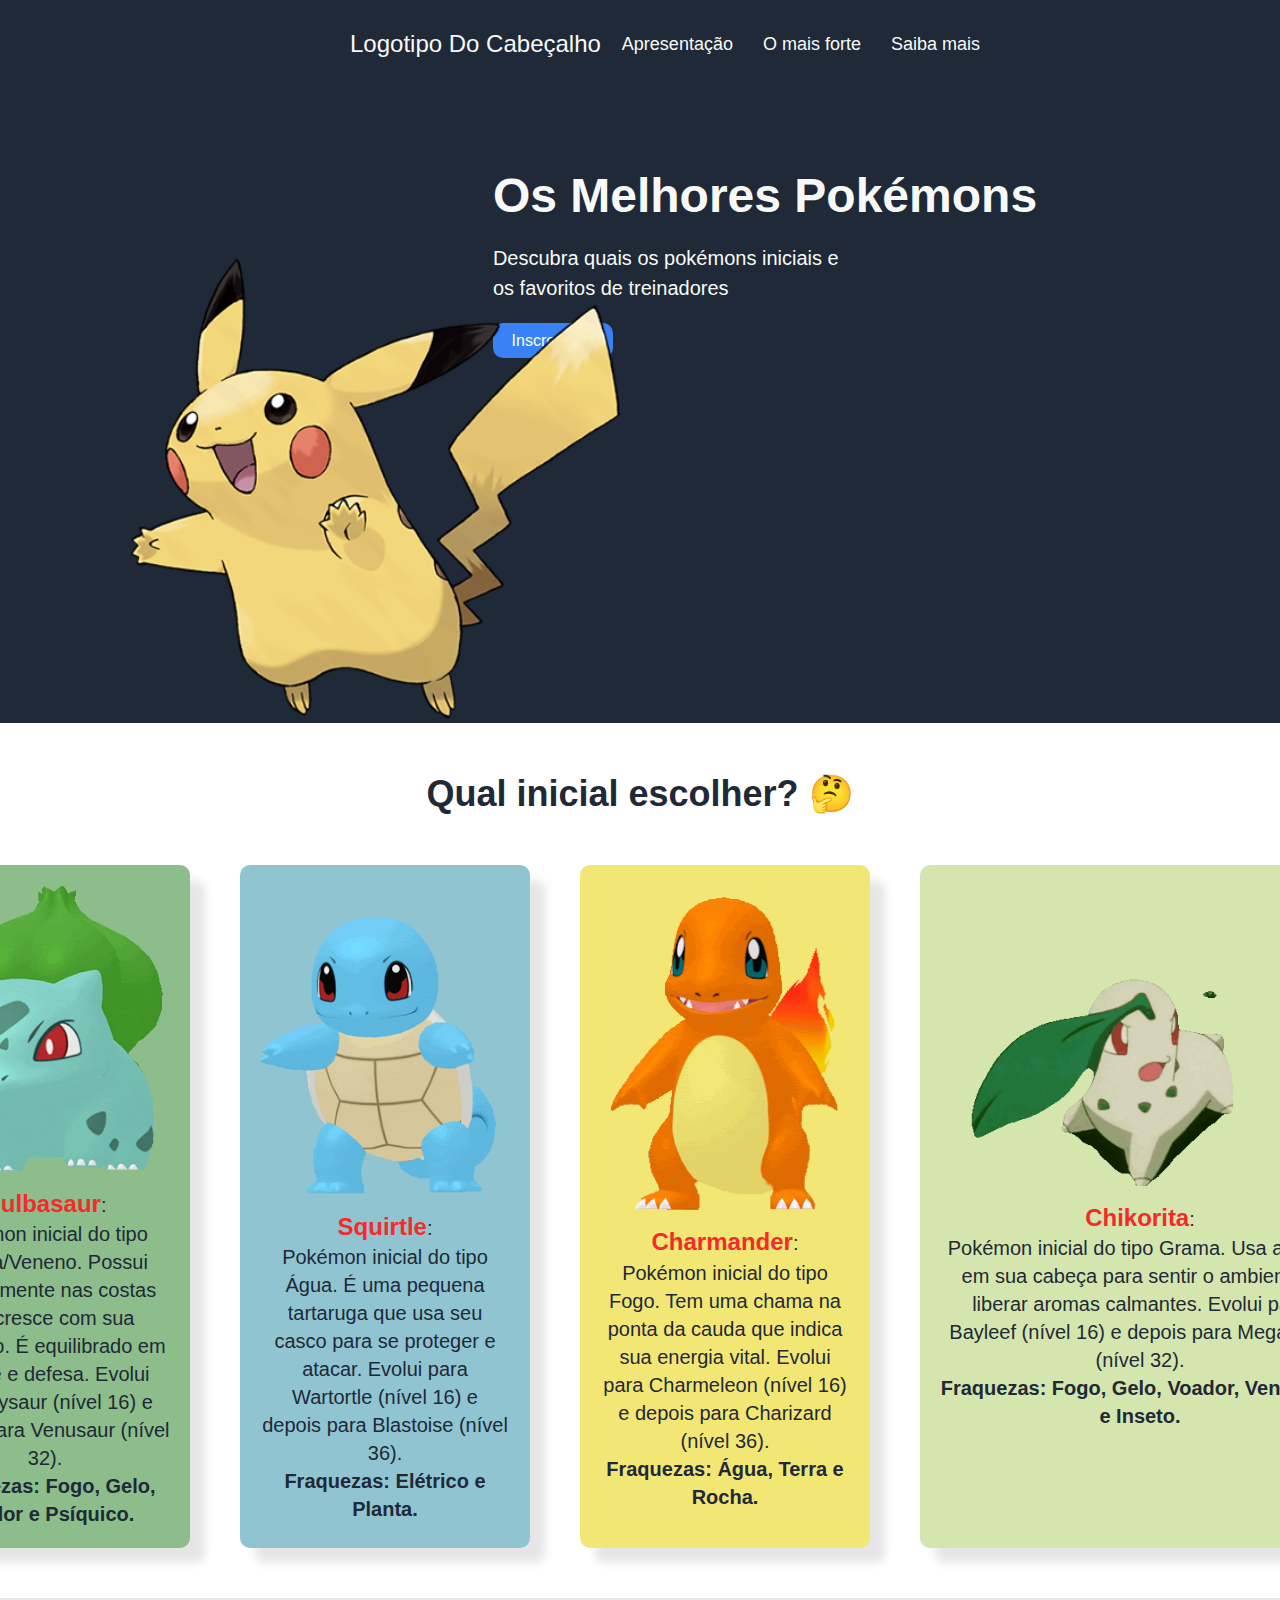
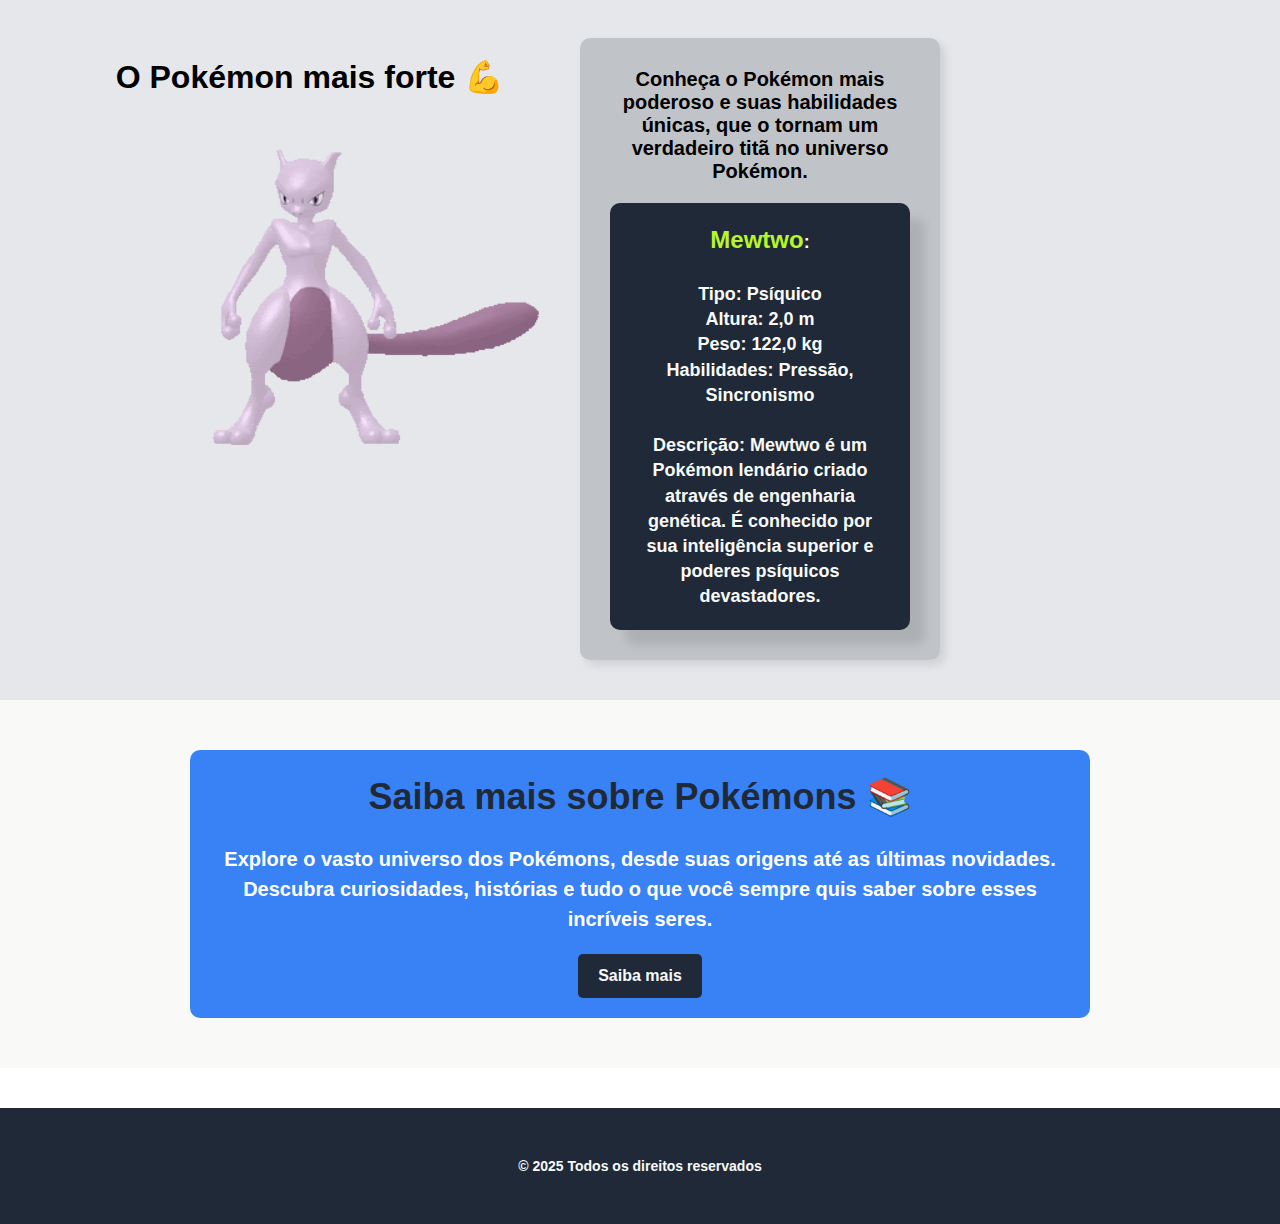
<file: index.html>
<!DOCTYPE html>
<html lang="pt">

<head>
    <meta charset="UTF-8">
    <meta name="viewport" content="width=device-width, initial-scale=1.0">
    <link rel="stylesheet" href="style/style.css">
    <title>Os pokémons iniciais</title>
</head>

<body>
    <header class="header">
        <div class="logo">
            Logotipo Do Cabeçalho
        </div>
        <nav>
            <ul class="menu">
                <li><a href="#information">Apresentação</a></li>
                <li><a href="#poke-forte">O mais forte</a></li>
                <li><a href="#saiba-mais">Saiba mais</a></li>
            </ul>
        </nav>
    </header>
    <section class="inicio">
        <div class="inicio-texto">
            <h1>Os Melhores Pokémons</h1>
            <p>Descubra quais os pokémons iniciais e <br>os favoritos de treinadores</p>
            <button type="submit" class="btn">Inscreva-se</button>
        </div>

        <div class="inicio-imagem">
            <img src="img/Pikachu.png" alt="imagem 1" class="img2">
        </div>
    </section>

    <section class="information" id="information">
        <div class="info">
            <h2>Qual inicial escolher? <span class="emoji">🤔</span></h2>
        </div>
        <div class="exibir">
            <div class="poke" id="bulba">
                <img src="img/inicial/Poke_Gif/Bulba_gif.gif" alt="O pokemon inicial bulbasaur" class="bulba">
                <p><span>Bulbasaur</span>: <br> Pokémon inicial do tipo Grama/Veneno. Possui uma
                    semente nas costas que cresce com sua evolução. É equilibrado em ataque e defesa. Evolui para
                    Ivysaur (nível 16) e depois para Venusaur (nível 32). <br><strong>Fraquezas: Fogo, Gelo, Voador e
                        Psíquico.</strong></p>


            </div>
            <div class="poke" id="squirtle">
                <img src="img/inicial/Poke_Gif/Squirtle_gif.gif" alt="O pokemon inicial squirtle" class="squirtle">
                <p><span>Squirtle</span>: <br> Pokémon inicial do tipo Água. É uma pequena tartaruga que usa seu
                    casco para se proteger e atacar. Evolui para Wartortle (nível 16) e depois para Blastoise (nível
                    36). <br><strong>Fraquezas: Elétrico e Planta.</strong></p>

            </div>
            <div class="poke" id="char">
                <img src="img/inicial/Poke_Gif/char_gif.gif" alt="o pokemon inicial charmander" class="char">
                <p><span>Charmander</span>: <br> Pokémon inicial do tipo Fogo. Tem uma chama na ponta da cauda que
                    indica sua energia vital. Evolui para Charmeleon (nível 16) e depois para Charizard (nível 36). <br>
                    <strong>Fraquezas: Água, Terra e Rocha.</strong>
                </p>

            </div>
            <div class="poke" id="chiko">
                <img src="img/inicial/Poke_Gif/Chiko_gif.gif" alt="O pokemon inicial chikorita" class="chiko">
                <p><span>Chikorita</span>: <br> Pokémon inicial do tipo Grama. Usa a folha em sua cabeça para sentir
                    o ambiente e liberar aromas calmantes. Evolui para Bayleef (nível 16) e depois para Meganium (nível
                    32). <br><strong>Fraquezas: Fogo, Gelo, Voador, Venenoso e Inseto.<strong></strong></p>
            </div>
        </div>
    </section>

    <section class="poke-forte" id="poke-forte">
        <div class="poke-forte-texto">
            <h2>O Pokémon mais forte <span class="emoji">💪</span></h2>
            <img src="img/maisforte/Mewtwo_gif.gif" alt="O pokemon mewtwo" class="mewtwo">

        </div>
        <div class="exibir-forte">
            <p>Conheça o Pokémon mais poderoso e suas habilidades únicas, que o tornam um verdadeiro titã no universo Pokémon.</p>
            <div class="exibir-poke-forte" id="mewtwo">
                <p><span class="mewtwo">Mewtwo</span>: <br> <br> Tipo: Psíquico <br> Altura: 2,0 m <br> Peso: 122,0 kg <br> Habilidades:
                    Pressão, Sincronismo <br> <br> Descrição: Mewtwo é um Pokémon lendário criado através de engenharia
                    genética. É conhecido por sua inteligência superior e poderes psíquicos devastadores.</p>
            </div>
    </section>

    <section class="saiba-mais" id="saiba-mais">
        <div class="saiba-mais-texto">
            <h2>Saiba mais sobre Pokémons <span class="emoji">📚</span></h2>
            <p>Explore o vasto universo dos Pokémons, desde suas origens até as últimas novidades. Descubra curiosidades,
                histórias e tudo o que você sempre quis saber sobre esses incríveis seres.</p>
            <a href="https://www.pokemon.com/br/pokedex" target="_blank" rel="noopener noreferrer" class="saiba-link">Saiba mais</a>
        </div>
    </section>

    <footer class="footer">
        <p>© 2025 Todos os direitos reservados</p>
    </footer>

</body>
</html>
</file>
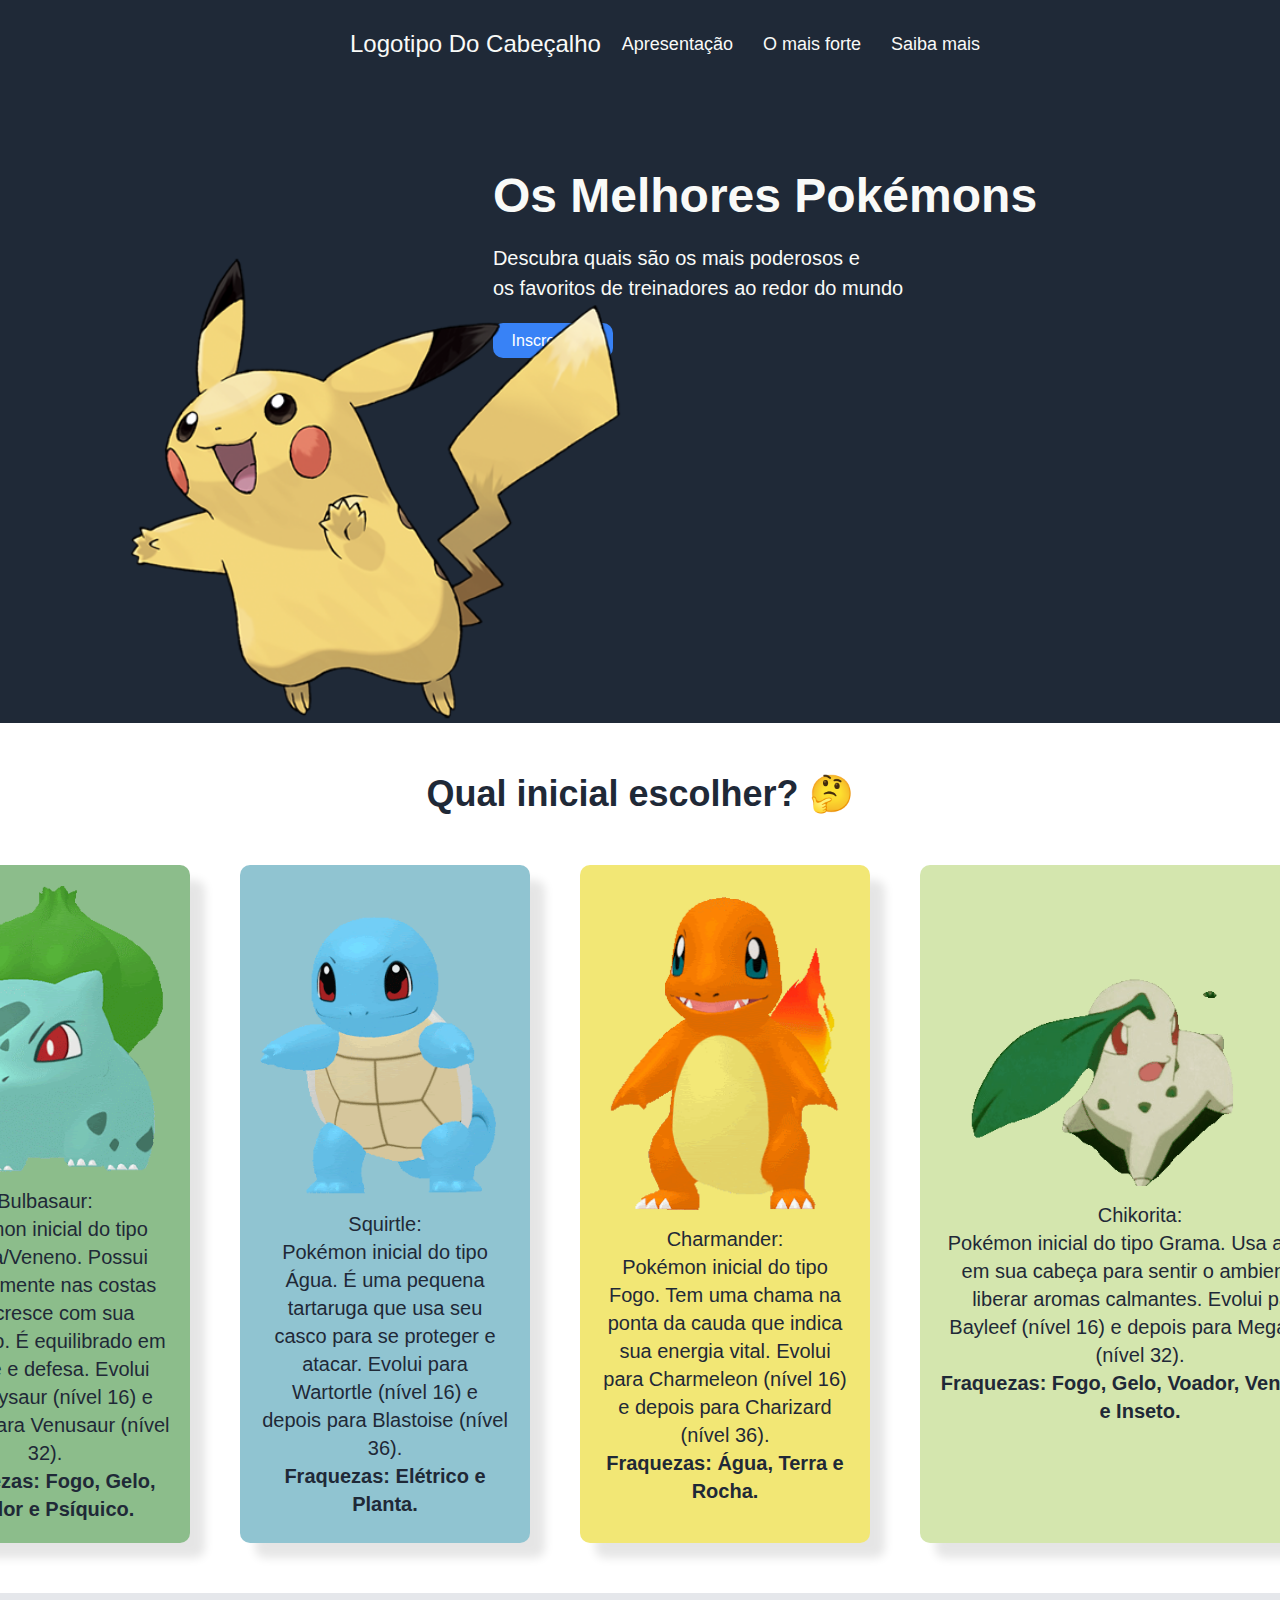
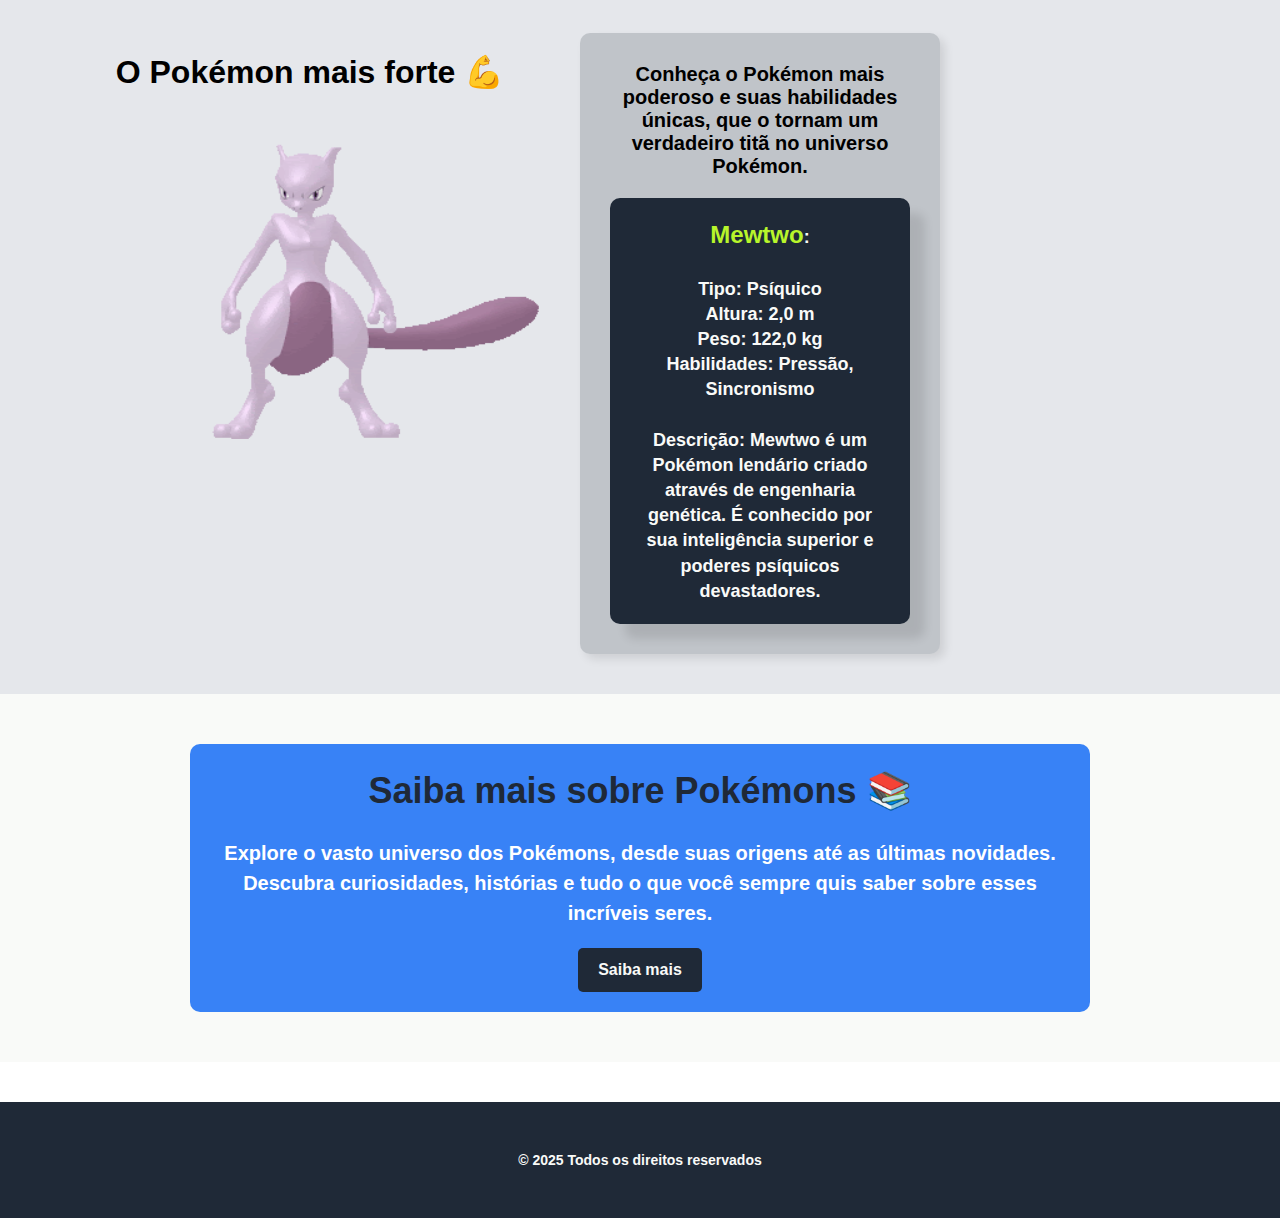
<file: public/index.html>
<!DOCTYPE html>
<html lang="pt">

<head>
    <meta charset="UTF-8">
    <meta name="viewport" content="width=device-width, initial-scale=1.0">
    <link rel="stylesheet" href="style/style.css">
    <title>Os pokémons iniciais</title>
</head>

<body>
    <header class="header">
        <div class="logo">
            Logotipo Do Cabeçalho
        </div>
        <nav>
            <ul class="menu">
                <li><a href="#information">Apresentação</a></li>
                <li><a href="#poke-forte">O mais forte</a></li>
                <li><a href="#saiba-mais">Saiba mais</a></li>
            </ul>
        </nav>
    </header>
    <section class="inicio">
        <div class="inicio-texto">
            <h1>Os Melhores Pokémons</h1>
            <p>Descubra quais são os mais poderosos e <br>os favoritos de treinadores ao redor do mundo</p>
            <button type="submit" class="btn">Inscreva-se</button>
        </div>

        <div class="inicio-imagem">
            <img src="img/Pikachu.png" alt="imagem 1" class="img2">
        </div>
    </section>

    <section class="information" id="information">
        <div class="info">
            <h2>Qual inicial escolher? <span class="emoji">🤔</span></h2>
        </div>
        <div class="exibir">
            <div class="poke" id="bulba">
                <img src="img/inicial/Poke_Gif/Bulba_gif.gif" alt="O pokemon inicial bulbasaur" class="bulba">
                <p><span>Bulbasaur</span>: <br> Pokémon inicial do tipo Grama/Veneno. Possui uma
                    semente nas costas que cresce com sua evolução. É equilibrado em ataque e defesa. Evolui para
                    Ivysaur (nível 16) e depois para Venusaur (nível 32). <br><strong>Fraquezas: Fogo, Gelo, Voador e
                        Psíquico.</strong></p>


            </div>
            <div class="poke" id="squirtle">
                <img src="img/inicial/Poke_Gif/Squirtle_gif.gif" alt="O pokemon inicial squirtle" class="squirtle">
                <p><span>Squirtle</span>: <br> Pokémon inicial do tipo Água. É uma pequena tartaruga que usa seu
                    casco para se proteger e atacar. Evolui para Wartortle (nível 16) e depois para Blastoise (nível
                    36). <br><strong>Fraquezas: Elétrico e Planta.</strong></p>

            </div>
            <div class="poke" id="char">
                <img src="img/inicial/Poke_Gif/char_gif.gif" alt="o pokemon inicial charmander" class="char">
                <p><span>Charmander</span>: <br> Pokémon inicial do tipo Fogo. Tem uma chama na ponta da cauda que
                    indica sua energia vital. Evolui para Charmeleon (nível 16) e depois para Charizard (nível 36). <br>
                    <strong>Fraquezas: Água, Terra e Rocha.</strong>
                </p>

            </div>
            <div class="poke" id="chiko">
                <img src="img/inicial/Poke_Gif/Chiko_gif.gif" alt="O pokemon inicial chikorita" class="chiko">
                <p><span>Chikorita</span>: <br> Pokémon inicial do tipo Grama. Usa a folha em sua cabeça para sentir
                    o ambiente e liberar aromas calmantes. Evolui para Bayleef (nível 16) e depois para Meganium (nível
                    32). <br><strong>Fraquezas: Fogo, Gelo, Voador, Venenoso e Inseto.<strong></strong></p>
            </div>
        </div>
    </section>

    <section class="poke-forte" id="poke-forte">
        <div class="poke-forte-texto">
            <h2>O Pokémon mais forte <span class="emoji">💪</span></h2>
            <img src="img/maisforte/Mewtwo_gif.gif" alt="O pokemon mewtwo" class="mewtwo">

        </div>
        <div class="exibir-forte">
            <p>Conheça o Pokémon mais poderoso e suas habilidades únicas, que o tornam um verdadeiro titã no universo Pokémon.</p>
            <div class="exibir-poke-forte" id="mewtwo">
                <p><span class="mewtwo">Mewtwo</span>: <br> <br> Tipo: Psíquico <br> Altura: 2,0 m <br> Peso: 122,0 kg <br> Habilidades:
                    Pressão, Sincronismo <br> <br> Descrição: Mewtwo é um Pokémon lendário criado através de engenharia
                    genética. É conhecido por sua inteligência superior e poderes psíquicos devastadores.</p>
            </div>
    </section>

    <section class="saiba-mais" id="saiba-mais">
        <div class="saiba-mais-texto">
            <h2>Saiba mais sobre Pokémons <span class="emoji">📚</span></h2>
            <p>Explore o vasto universo dos Pokémons, desde suas origens até as últimas novidades. Descubra curiosidades,
                histórias e tudo o que você sempre quis saber sobre esses incríveis seres.</p>
            <a href="https://www.pokemon.com/br/pokedex" target="_blank" rel="noopener noreferrer" class="saiba-link">Saiba mais</a>
        </div>
    </section>

    <footer class="footer">
        <p>© 2025 Todos os direitos reservados</p>
    </footer>

</body>
</html>
</file>
<file: style/style.css>
* {
    margin: 0;
    padding: 0;
    box-sizing: border-box;
    font-family: 'Roboto', Arial, sans-serif;
}

.header {
    background-color: #1f2937;
    display: flex;
    justify-content: space-between;
    align-items: center;
}

.logo {
    font-size: 24px;
    color: #f9faf8;
    margin: 30px 0 0 350px;
    flex: 1;
}

.menu {
    display: flex;
    gap: 30px;
    margin: 30px 300px 0 0;
    list-style: none;
}

.menu a {
    text-decoration: none;
    color: #f9faf8;
    font-size: 18px;
    transition: color 0.3s;
}

a:hover {
    color: #b8f52b;
    transition: color 0.3s;
    text-decoration: underline;
}

.inicio {
    display: flex;
    justify-content: center;
    flex-wrap: wrap;
    align-items: center;
    background-color: #1f2937;
    padding: 65px;
}

.inicio-texto {
    color: #f9faf8;
    margin: 45px 0 0 250px;
}

.inicio-texto h1 {
    font-size: 48px;
    margin-bottom: 20px;
}

.inicio-texto p {
    font-size: 20px;
    margin-bottom: 10px;
    line-height: 1.5;
    max-width: 600px;
}

 .inicio-imagem {
    flex: 1;
    width: 400px;
    height: 300px;
    display: flex;
    align-items: center;
    justify-content: center;
    color: #e5e7eb;
    margin: 0 380px 0 0;
}

.poke p {
    font-size: 20px;
    max-width: 500px;
    line-height: 1.4;
}

.btn {
    background-color: #3882f6;
    color: white;
    border-radius: 10px;
    width: 120px;
    height: 35px;
    cursor: pointer;
    border: none;
    font-size: 16px;
    transition: background-color 0.3s;
    margin-top: 10px;
}

.btn:hover {
    background-color: #b8f52b;
    color: black;
    transition: background-color 0.3s, color 0.3s;
}

.img2 {
    width: 70%;
    height: auto;
    margin: 0 150px 40px 0;
}

.inicio-imagem a {
    flex-shrink: 3;
}

.information {
    color: #1f2937;
    padding: 50px 0;
}

.information .exibir {
    display: flex;
    justify-content: center;
    margin-top: 50px;
    gap: 50px; 
}

.information h2 {
    font-size: 36px;
    text-align: center; 
}

.poke {
    background-color: #1f2937;
    border-radius: 10px;
    box-shadow: 15px 15px 10px rgba(0, 0, 0, 0.1);
}

#bulba {
    background-color: #8cbd8b;
    margin-left: 30px;
}

#char {
    background-color: #f2e775;
}

#squirtle {
    background-color: #90c4d1;
}

#chiko {
    background-color: #d4e6ae;
}

.char, .squirtle, .bulba {
    width: 250px;
}
.chiko {
    width: 400px;
}

.squirtle {
    margin-top: 30px;
}

.char {
    margin-top: 10px;
}

#squirtle, #char, #bulba, #chiko  {
    text-align: center;
    padding: 20px;;
    display: flex;
    flex-direction: column;
    align-items: center;
    gap: 15px;
}

.poke-forte {
    background-color: #e5e7eb;
    display: flex;
    padding: 40px;
}

.poke-forte-texto {
    max-width: 800px;
    padding: 20px;
    font-size: 18px;
    margin: 0 auto;
}

.poke-forte-texto h2 {
    font-size: 32px;
    margin-bottom: 20px;
    text-align: center;
}

.poke-forte-texto img {
    width: 400px;
    height: auto;
    margin: 30px 0 0 100px;
}

.exibir span {
    font-weight: bold;
    font-size: 24px;
    color: #f52b2b;
}
.exibir-forte {
    background-color: #1f29372f;
    box-shadow: 5px 5px 10px rgba(0, 0, 0, 0.1);
    width: 700px;
    height: auto;
    margin: 0 300px 0 0;
    padding: 30px;
    border-radius: 10px;
}

.exibir-forte > p {
    font-size: 20px;
    text-align: center;
    margin-bottom: 20px;
}

.exibir-poke-forte {
    background-color: #1f2937;
    border-radius: 10px;
    box-shadow: 15px 15px 10px rgba(0, 0, 0, 0.1);
    padding: 20px;
    color: #f9faf8;
    text-align: center;
}

.exibir-poke-forte p {
    font-size: 18px;
    line-height: 1.4;
    max-width: 500px;
    margin: 0 auto;
}

.mewtwo {
    font-weight: bold;
    font-size: 24px;
    color: #b8f52b;
}

.saiba-mais {
    background-color: #f9faf8;
    color: white;
    width: 100%;
    height: auto;
    text-align: center;
    padding: 50px 0;
    text-decoration: none;
    display: inline-block;
    font-size: 18px;
}

.saiba-mais h2 {
    color: #1f2937;
    font-size: 36px;
    margin-bottom: 20px;
}

.saiba-mais-texto {
    background-color: #3882f6;
    max-width: 900px;
    border-radius: 10px;
    margin: 0 auto;
    font-size: 20px;
    line-height: 1.5;
    padding: 20px;
}

.saiba-link {
    display: inline-block;
    margin-top: 20px;
    padding: 10px 20px;
    background-color: #1f2937;
    color: #f9faf8;
    text-decoration: none;
    border-radius: 5px;
    font-size: 16px;
    transition: background-color 0.3s, color 0.3s;
}

.saiba-link:hover {
    background-color: #b8f52b;
    color: black;
    transition: background-color 0.3s, color 0.3s;
}

.footer {
    background-color: #1f2937;
    color: #f9faf8;
    text-align: center;
    padding: 50px 0;
    margin-top: 40px;
    font-size: 14px;
}
</file>
<file: public/style/style.css>
* {
    margin: 0;
    padding: 0;
    box-sizing: border-box;
    font-family: 'Roboto', Arial, sans-serif;
}

.header {
    background-color: #1f2937;
    display: flex;
    justify-content: space-between;
    align-items: center;
}

.logo {
    font-size: 24px;
    color: #f9faf8;
    margin: 30px 0 0 350px;
    flex: 1;
}

.menu {
    display: flex;
    gap: 30px;
    margin: 30px 300px 0 0;
    list-style: none;
}

.menu a {
    text-decoration: none;
    color: #f9faf8;
    font-size: 18px;
    transition: color 0.3s;
}

a:hover {
    color: #b8f52b;
    transition: color 0.3s;
    text-decoration: underline;
}

.inicio {
    display: flex;
    justify-content: center;
    flex-wrap: wrap;
    align-items: center;
    background-color: #1f2937;
    padding: 65px;
}

.inicio-texto {
    color: #f9faf8;
    margin: 45px 0 0 250px;
}

.inicio-texto h1 {
    font-size: 48px;
    margin-bottom: 20px;
}

.inicio-texto p {
    font-size: 20px;
    margin-bottom: 10px;
    line-height: 1.5;
    max-width: 600px;
}

 .inicio-imagem {
    flex: 1;
    width: 400px;
    height: 300px;
    display: flex;
    align-items: center;
    justify-content: center;
    color: #e5e7eb;
    margin: 0 380px 0 0;
}

.poke p {
    font-size: 20px;
    max-width: 500px;
    line-height: 1.4;
}

.btn {
    background-color: #3882f6;
    color: white;
    border-radius: 10px;
    width: 120px;
    height: 35px;
    cursor: pointer;
    border: none;
    font-size: 16px;
    transition: background-color 0.3s;
    margin-top: 10px;
}

.btn:hover {
    background-color: #b8f52b;
    color: black;
    transition: background-color 0.3s, color 0.3s;
}

.img2 {
    width: 70%;
    height: auto;
    margin: 0 150px 40px 0;
}

.inicio-imagem a {
    flex-shrink: 3;
}

.information {
    color: #1f2937;
    padding: 50px 0;
}

.information .exibir {
    display: flex;
    justify-content: center;
    margin-top: 50px;
    gap: 50px; 
}

.information h2 {
    font-size: 36px;
    text-align: center; 
}

.poke {
    background-color: #1f2937;
    border-radius: 10px;
    box-shadow: 15px 15px 10px rgba(0, 0, 0, 0.1);
}

#bulba {
    background-color: #8cbd8b;
    margin-left: 30px;
}

#char {
    background-color: #f2e775;
}

#squirtle {
    background-color: #90c4d1;
}

#chiko {
    background-color: #d4e6ae;
}

.char, .squirtle, .bulba {
    width: 250px;
}
.chiko {
    width: 400px;
}

.squirtle {
    margin-top: 30px;
}

.char {
    margin-top: 10px;
}

#squirtle, #char, #bulba, #chiko  {
    text-align: center;
    padding: 20px;;
    display: flex;
    flex-direction: column;
    align-items: center;
    gap: 15px;
}

.poke-forte {
    background-color: #e5e7eb;
    display: flex;
    padding: 40px;
}

.poke-forte-texto {
    max-width: 800px;
    padding: 20px;
    font-size: 18px;
    margin: 0 auto;
}

.poke-forte-texto h2 {
    font-size: 32px;
    margin-bottom: 20px;
    text-align: center;
}

.poke-forte-texto img {
    width: 400px;
    height: auto;
    margin: 30px 0 0 100px;
}

.exibir-forte {
    background-color: #1f29372f;
    box-shadow: 5px 5px 10px rgba(0, 0, 0, 0.1);
    width: 700px;
    height: auto;
    margin: 0 300px 0 0;
    padding: 30px;
    border-radius: 10px;
}

.exibir-forte > p {
    font-size: 20px;
    text-align: center;
    margin-bottom: 20px;
}

.exibir-poke-forte {
    background-color: #1f2937;
    border-radius: 10px;
    box-shadow: 15px 15px 10px rgba(0, 0, 0, 0.1);
    padding: 20px;
    color: #f9faf8;
    text-align: center;
}

.exibir-poke-forte p {
    font-size: 18px;
    line-height: 1.4;
    max-width: 500px;
    margin: 0 auto;
}

.mewtwo {
    font-weight: bold;
    font-size: 24px;
    color: #b8f52b;
}

.saiba-mais {
    background-color: #f9faf8;
    color: white;
    width: 100%;
    height: auto;
    text-align: center;
    padding: 50px 0;
    text-decoration: none;
    display: inline-block;
    font-size: 18px;
}

.saiba-mais h2 {
    color: #1f2937;
    font-size: 36px;
    margin-bottom: 20px;
}

.saiba-mais-texto {
    background-color: #3882f6;
    max-width: 900px;
    border-radius: 10px;
    margin: 0 auto;
    font-size: 20px;
    line-height: 1.5;
    padding: 20px;
}

.saiba-link {
    display: inline-block;
    margin-top: 20px;
    padding: 10px 20px;
    background-color: #1f2937;
    color: #f9faf8;
    text-decoration: none;
    border-radius: 5px;
    font-size: 16px;
    transition: background-color 0.3s, color 0.3s;
}

.saiba-link:hover {
    background-color: #b8f52b;
    color: black;
    transition: background-color 0.3s, color 0.3s;
}

.footer {
    background-color: #1f2937;
    color: #f9faf8;
    text-align: center;
    padding: 50px 0;
    margin-top: 40px;
    font-size: 14px;
}
</file>
